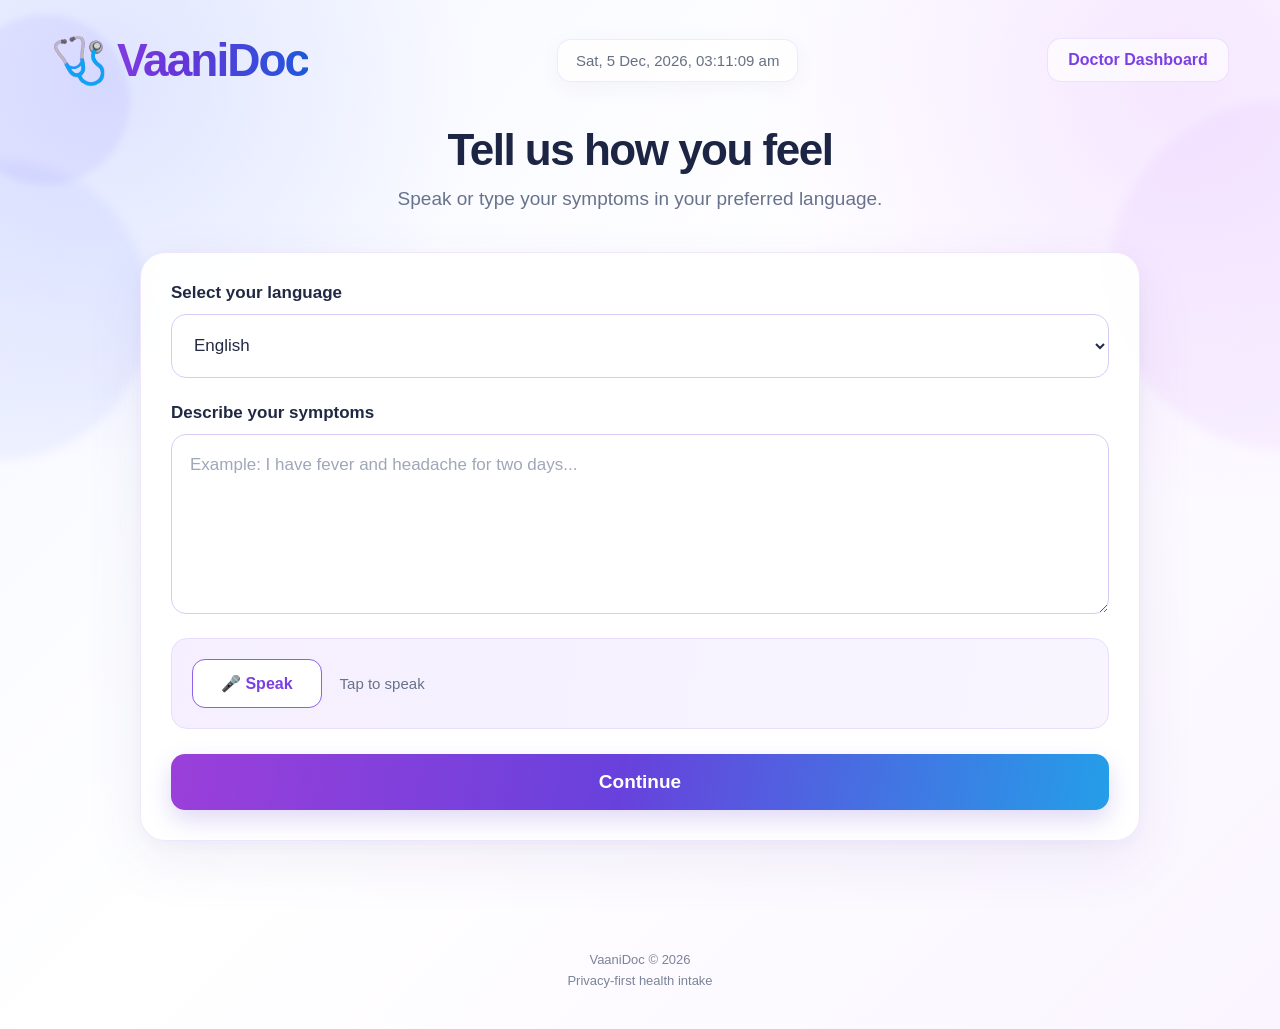
<file: frontend/index.html>
<!DOCTYPE html>
<html lang="en">

<head>
    <meta charset="UTF-8">
    <meta name="viewport" content="width=device-width, initial-scale=1.0">

    <title>VaaniDoc - Patient Intake</title>

    <link rel="stylesheet" href="style.css">
</head>

<body>

    <header class="navbar">

        <div class="logo">
            🩺 VaaniDoc
        </div>

        <div id="clockDisplay" class="clock-display">--</div>

        <a href="doctor.html" class="doctor-link">
            Doctor Dashboard
        </a>

    </header>


    <main class="patient-container">

        <section class="welcome-section">

            <h1>Tell us how you feel</h1>

            <p>
                Speak or type your symptoms in your preferred language.
            </p>

        </section>


        <section class="intake-card">

            <label for="language">
                Select your language
            </label>

            <select id="language">

                <option value="English">English</option>
                <option value="Hindi">हिन्दी(Hindi)</option>
                <option value="Gujarati">ગુજરાતી(Gujarati)</option>
                <option value="Marathi">मराठी(Marathi)</option>
                <option value="Bengali">বাংলা(Bengali)</option>
                <option value="Tamil">தமிழ்(Tamil)</option>
                <option value="Telugu">తెలుగు(Telugu)</option>
                <option value="Kannada">ಕನ್ನಡ(Kannada)</option>
                <option value="Malayalam">മലയാളം(Malayalam)</option>
                <option value="Punjabi">ਪੰਜਾਬੀ(Punjabi)</option>

            </select>


            <label for="symptoms">
                Describe your symptoms
            </label>

            <textarea
                id="symptoms"
                placeholder="Example: I have fever and headache for two days..."
            ></textarea>


            <div class="voice-section">

                <button id="voiceButton" class="voice-button">
                    🎤 Speak
                </button>

                <span id="voiceStatus">
                    Tap to speak
                </span>

            </div>


            <button id="submitButton" class="submit-button">
                Continue
            </button>

        </section>

        <p id="statusBanner" class="status-banner hidden"></p>


        <section id="resultSection" class="result-section hidden">

            <h2>Preliminary Intake</h2>

            <div class="result-card">

                <div class="result-row">
                    <span>Session ID</span>
                    <strong id="sessionIdDisplay">-</strong>
                </div>

                <div class="result-row">
                    <span>Language</span>
                    <strong id="resultLanguage">-</strong>
                </div>

                <div class="result-row">
                    <span>Symptoms</span>
                    <strong id="resultSymptoms">-</strong>
                </div>

                <div class="result-row">
                    <span>Duration</span>
                    <strong id="resultDuration">-</strong>
                </div>

                <div class="result-row">
                    <span>Category</span>
                    <strong id="resultCategory">-</strong>
                </div>


                <div class="summary-box">
                    <span>AI Clinical Summary</span>
                    <p id="resultSummary">-</p>
                </div>

            </div>


            <p class="disclaimer">
                This system provides intake assistance only.
                It does not provide a medical diagnosis.
                Please consult a qualified healthcare professional.
            </p>

        </section>

    </main>


    <footer>

        <p>
            VaaniDoc © 2026
        </p>

        <p>
            Privacy-first health intake
        </p>

    </footer>


    <script src="script.js"></script>

</body>

</html>
</file>
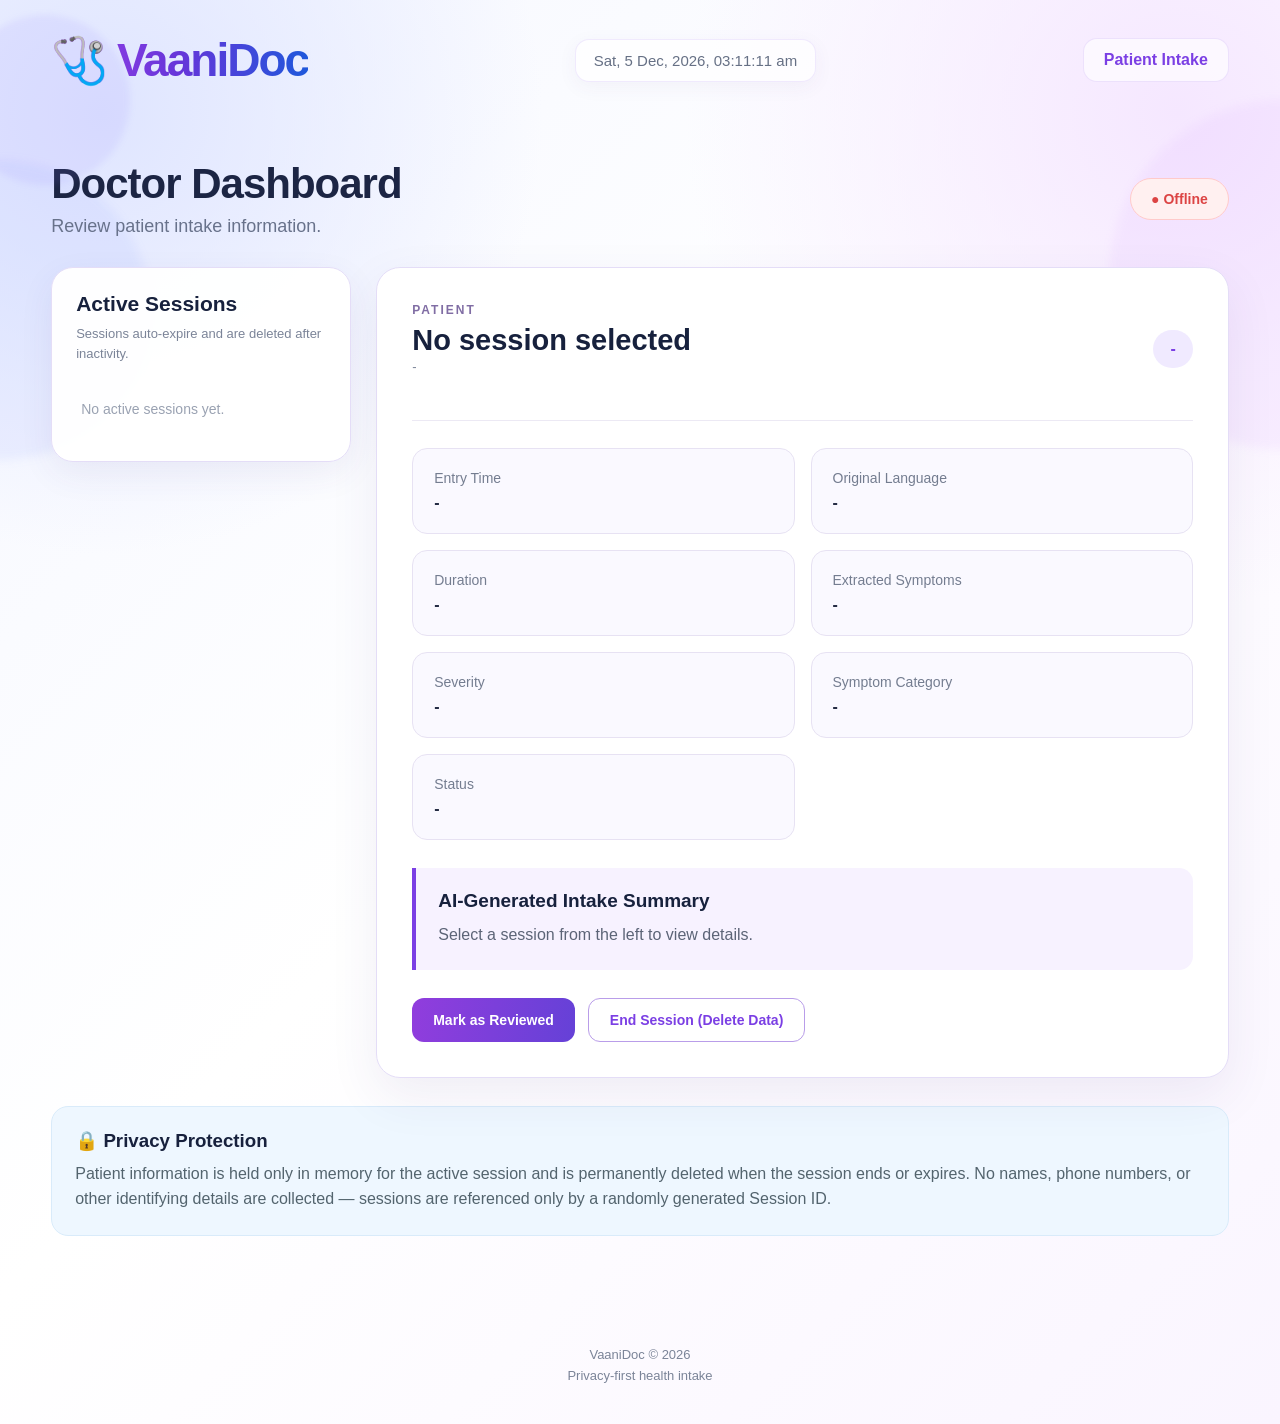
<file: frontend/doctor.html>
<!DOCTYPE html>
<html lang="en">

<head>

    <meta charset="UTF-8">

    <meta name="viewport" content="width=device-width, initial-scale=1.0">

    <title>VaaniDoc - Doctor Dashboard</title>

    <link rel="stylesheet" href="style.css">

</head>


<body>

    <header class="navbar">

        <div class="logo">
            🩺 VaaniDoc
        </div>

        <div id="clockDisplay" class="clock-display">--</div>

        <a href="index.html" class="doctor-link">
            Patient Intake
        </a>

    </header>


    <main class="dashboard-container">

        <section class="dashboard-header">

            <div>

                <h1>Doctor Dashboard</h1>

                <p>
                    Review patient intake information.
                </p>

            </div>

            <div class="status" id="liveStatus">
                ● Live
            </div>

        </section>

        <section class="dashboard-layout">

            <aside class="session-list-panel">

                <h3>Active Sessions</h3>
                <p class="small-note">Sessions auto-expire and are deleted after inactivity.</p>

                <div id="sessionList" class="session-list">
                    <p class="empty-state">No active sessions yet.</p>
                </div>

            </aside>

            <section class="patient-card" id="patientCard">

                <div class="patient-header">

                    <div>

                        <p class="small-title">
                            PATIENT
                        </p>

                        <h2 id="patientId">
                            No session selected
                        </h2>

                        <p class="small-note" id="sessionTiming">-</p>

                    </div>

                    <div class="language-badge" id="languageBadge">
                        -
                    </div>

                </div>


                <div class="information-grid">

                    <div class="information-box">

                        <span>Entry Time</span>

                        <strong id="infoEntryTime">-</strong>

                    </div>


                    <div class="information-box">

                        <span>Original Language</span>

                        <strong id="infoLanguage">-</strong>

                    </div>


                    <div class="information-box">

                        <span>Duration</span>

                        <strong id="infoDuration">-</strong>

                    </div>


                    <div class="information-box">

                        <span>Extracted Symptoms</span>

                        <strong id="infoSymptoms">-</strong>

                    </div>


                    <div class="information-box">

                        <span>Severity</span>

                        <strong id="infoSeverity">-</strong>

                    </div>


                    <div class="information-box">

                        <span>Symptom Category</span>

                        <strong id="infoCategory">-</strong>

                    </div>


                    <div class="information-box">

                        <span>Status</span>

                        <strong id="infoStatus">-</strong>

                    </div>

                </div>


                <div class="summary-section">

                    <h3>
                        AI-Generated Intake Summary
                    </h3>

                    <p id="infoSummary">
                        Select a session from the left to view details.
                    </p>

                </div>


                <div class="doctor-actions">

                    <button class="primary-action" id="reviewButton" disabled>
                        Mark as Reviewed
                    </button>

                    <button class="secondary-action" id="endSessionButton" disabled>
                        End Session (Delete Data)
                    </button>

                </div>

            </section>

        </section>


        <section class="privacy-card">

            <h3>
                🔒 Privacy Protection
            </h3>

            <p>
                Patient information is held only in memory for the active
                session and is permanently deleted when the session ends or
                expires. No names, phone numbers, or other identifying
                details are collected — sessions are referenced only by a
                randomly generated Session ID.
            </p>

        </section>

    </main>


    <footer>

        <p>
            VaaniDoc © 2026
        </p>

        <p>
            Privacy-first health intake
        </p>

    </footer>

    <script src="doctor.js"></script>

</body>

</html>
</file>
<file: frontend/style.css>
/* =========================================================
   VAANIDOC - NEW UI
   CSS ONLY
   Existing HTML / JS / Backend remains unchanged
   ========================================================= */

* {
    margin: 0;
    padding: 0;
    box-sizing: border-box;
}

:root {
    --purple: #7b3fe4;
    --purple-dark: #6330c7;
    --purple-light: #f1e9ff;
    --blue: #2196f3;
    --blue-light: #eaf5ff;

    --text: #17213d;
    --text-light: #667085;
    --border: #e4ddf7;

    --white: #ffffff;
    --background: #f8f7ff;

    --green: #20a66a;
    --red: #ff5b5b;
    --orange: #f5a623;
}

/* =========================================================
   BODY
   ========================================================= */

body {
    font-family: Arial, Helvetica, sans-serif;
    min-height: 100vh;
    color: var(--text);

    background:
        radial-gradient(circle at 8% 8%, #dfe5ff 0, transparent 25%),
        radial-gradient(circle at 92% 8%, #f5e7ff 0, transparent 28%),
        linear-gradient(135deg, #f5f7ff 0%, #ffffff 48%, #faf5ff 100%);

    overflow-x: hidden;
}

/* =========================================================
   NAVBAR / HEADER
   ========================================================= */

.navbar {
    height: 120px;
    width: 100%;

    display: flex;
    align-items: center;
    justify-content: space-between;

    padding: 0 4%;

    background: transparent;
    border: none;
    box-shadow: none;

    position: relative;
    z-index: 10;
}

/* Decorative background */
.navbar::before {
    content: "";
    position: absolute;
    left: -40px;
    top: 15px;

    width: 170px;
    height: 170px;

    background: rgba(137, 118, 255, 0.10);
    border-radius: 50%;

    filter: blur(3px);
    z-index: -1;
}

/* =========================================================
   LOGO
   ========================================================= */

.logo {
    font-size: 46px;
    font-weight: 800;

    letter-spacing: -2px;

    background: linear-gradient(
        90deg,
        #9d42e8,
        #6635d9,
        #1f58db
    );

    -webkit-background-clip: text;
    background-clip: text;
    color: transparent;

    line-height: 1;
}

.logo::first-letter {
    color: var(--purple);
}

/* =========================================================
   NAVIGATION LINKS
   ========================================================= */

.doctor-link {
    text-decoration: none;

    color: var(--purple);

    font-size: 16px;
    font-weight: 700;

    padding: 12px 20px;

    background: rgba(255, 255, 255, 0.65);

    border: 1px solid rgba(123, 63, 228, 0.12);

    border-radius: 14px;

    transition: 0.25s ease;
}

.doctor-link:hover {
    color: var(--purple-dark);

    background: white;

    transform: translateY(-2px);

    box-shadow: 0 8px 25px rgba(123, 63, 228, 0.12);
}

/* =========================================================
   CLOCK
   ========================================================= */

.clock-display {
    font-size: 15px;
    color: var(--text-light);

    background: rgba(255, 255, 255, 0.7);

    padding: 12px 18px;

    border-radius: 14px;

    border: 1px solid rgba(123, 63, 228, 0.10);

    font-variant-numeric: tabular-nums;

    box-shadow: 0 5px 20px rgba(70, 60, 120, 0.05);
}

/* =========================================================
   PATIENT PAGE
   ========================================================= */

.patient-container {
    width: 94%;
    max-width: 1000px;

    margin: 5px auto 70px;
}

/* =========================================================
   WELCOME SECTION
   ========================================================= */

.welcome-section {
    text-align: center;

    margin-bottom: 38px;

    position: relative;
}

.welcome-section h1 {
    font-size: 44px;
    font-weight: 800;

    color: #1c2544;

    letter-spacing: -1.5px;

    margin-bottom: 10px;
}

.welcome-section p {
    color: #68728b;

    font-size: 19px;

    line-height: 1.5;
}

/* =========================================================
   MAIN INTAKE CARD
   ========================================================= */

.intake-card {
    background: rgba(255, 255, 255, 0.94);

    padding: 30px;

    border-radius: 25px;

    border: 1px solid rgba(123, 63, 228, 0.12);

    box-shadow:
        0 20px 60px rgba(75, 55, 150, 0.08),
        0 5px 20px rgba(75, 55, 150, 0.04);

    backdrop-filter: blur(12px);
}

/* =========================================================
   LABELS
   ========================================================= */

.intake-card label {
    display: block;

    font-size: 17px;
    font-weight: 700;

    color: #202943;

    margin-bottom: 11px;
    margin-top: 25px;
}

.intake-card label:first-child {
    margin-top: 0;
}

/* =========================================================
   INPUTS
   ========================================================= */

select,
textarea {
    width: 100%;

    border: 1.5px solid #d8ccf6;

    border-radius: 15px;

    padding: 16px 18px;

    font-family: inherit;

    font-size: 17px;

    color: #252b42;

    background: #ffffff;

    outline: none;

    transition: all 0.25s ease;
}

select {
    height: 64px;

    cursor: pointer;
}

textarea {
    height: 180px;

    resize: vertical;

    line-height: 1.6;

    font-size: 17px;
}

textarea::placeholder {
    color: #a0a7b8;
}

select:hover,
textarea:hover {
    border-color: #aa8ae8;
}

select:focus,
textarea:focus {
    border-color: var(--purple);

    box-shadow:
        0 0 0 4px rgba(123, 63, 228, 0.08);
}

/* =========================================================
   VOICE SECTION
   ========================================================= */

.voice-section {
    display: flex;

    align-items: center;

    gap: 18px;

    margin-top: 20px;

    padding: 20px;

    border-radius: 16px;

    background:
        linear-gradient(
            100deg,
            #f5efff,
            #f8f5ff
        );

    border: 1px solid #e8dcff;
}

/* =========================================================
   VOICE BUTTON
   ========================================================= */

.voice-button {
    border: 1px solid #8c60e8;

    padding: 14px 28px;

    border-radius: 13px;

    cursor: pointer;

    background: white;

    color: var(--purple);

    font-size: 16px;

    font-weight: 700;

    transition: all 0.25s ease;
}

.voice-button:hover {
    background: #f4edff;

    transform: translateY(-2px);

    box-shadow: 0 8px 20px rgba(123, 63, 228, 0.12);
}

.voice-button:disabled {
    opacity: 0.6;

    cursor: not-allowed;

    transform: none;
}

#voiceStatus {
    color: #68728b;

    font-size: 15px;
}

/* =========================================================
   SUBMIT / CONTINUE BUTTON
   ========================================================= */

.submit-button {
    width: 100%;

    margin-top: 25px;

    border: none;

    padding: 17px 20px;

    border-radius: 14px;

    background:
        linear-gradient(
            100deg,
            #9b3fda 0%,
            #6841dc 48%,
            #249ee8 100%
        );

    color: white;

    font-size: 19px;

    font-weight: 700;

    cursor: pointer;

    box-shadow:
        0 10px 25px rgba(101, 67, 205, 0.20);

    transition: all 0.25s ease;
}

.submit-button:hover {
    transform: translateY(-2px);

    box-shadow:
        0 15px 30px rgba(101, 67, 205, 0.28);
}

.submit-button:active {
    transform: translateY(0);
}

.submit-button:disabled {
    opacity: 0.7;

    cursor: not-allowed;

    transform: none;
}

/* =========================================================
   STATUS BANNER
   ========================================================= */

.status-banner {
    margin-top: 18px;

    padding: 14px 18px;

    border-radius: 13px;

    background: #f0eaff;

    color: var(--purple);

    font-size: 15px;

    text-align: center;

    border: 1px solid #dfd1ff;
}

.status-banner.status-error {
    background: #fff0f0;

    color: #d93636;

    border-color: #ffd2d2;
}

/* =========================================================
   RESULT SECTION
   ========================================================= */

.result-section {
    margin-top: 30px;

    padding: 25px;

    background:
        linear-gradient(
            135deg,
            #f1fbf7,
            #f8fffc
        );

    border-radius: 22px;

    border: 1px solid #dcefe7;
}

/* =========================================================
   RESULT HEADING
   ========================================================= */

.result-section h2 {
    font-size: 22px;

    margin-bottom: 18px;

    color: #158653;
}

/* =========================================================
   RESULT CARD
   ========================================================= */

.result-card {
    background: white;

    border-radius: 18px;

    padding: 20px;

    box-shadow:
        0 10px 35px rgba(50, 100, 80, 0.06);

    border: 1px solid #e4eee9;
}

/* =========================================================
   RESULT ROW
   ========================================================= */

.result-row {
    display: flex;

    justify-content: space-between;

    align-items: center;

    gap: 20px;

    padding: 16px 0;

    border-bottom: 1px dashed #e0e5e8;

    font-size: 15px;
}

.result-row:last-child {
    border-bottom: none;
}

.result-row span {
    color: #5f687b;
}

.result-row strong {
    color: #273047;

    text-align: right;
}

/* =========================================================
   SUMMARY
   ========================================================= */

.summary-box {
    margin-top: 18px;

    padding: 18px;

    background: #f5f0ff;

    border-radius: 14px;

    border-left: 4px solid var(--purple);
}

.summary-box span {
    display: block;

    font-size: 12px;

    color: #7b6d9c;

    text-transform: uppercase;

    letter-spacing: 1px;

    margin-bottom: 7px;
}

.summary-box p {
    font-size: 15px;

    line-height: 1.6;

    color: #31374d;
}

/* =========================================================
   HIDDEN
   ========================================================= */

.hidden {
    display: none;
}

/* =========================================================
   FOOTER
   ========================================================= */

footer {
    text-align: center;

    padding: 35px 20px;

    color: #7b8498;

    font-size: 13px;
}

footer p {
    margin: 6px;
}

/* =========================================================
   DOCTOR DASHBOARD
   ========================================================= */

.dashboard-container {
    width: 92%;

    max-width: 1400px;

    margin: 40px auto 70px;
}

/* =========================================================
   DASHBOARD HEADER
   ========================================================= */

.dashboard-header {
    display: flex;

    justify-content: space-between;

    align-items: center;

    margin-bottom: 30px;
}

.dashboard-header h1 {
    font-size: 42px;

    color: #1c2544;

    letter-spacing: -1px;
}

.dashboard-header p {
    color: #68728b;

    font-size: 18px;

    margin-top: 8px;
}

/* =========================================================
   STATUS
   ========================================================= */

.status {
    background: #e9f9f1;

    color: #158653;

    padding: 12px 20px;

    border-radius: 30px;

    font-size: 14px;

    font-weight: 700;

    border: 1px solid #cceedd;
}

.status.status-offline {
    background: #fff0f0;

    color: #dc4444;

    border-color: #ffcaca;
}

/* =========================================================
   DASHBOARD LAYOUT
   ========================================================= */

.dashboard-layout {
    display: grid;

    grid-template-columns: 300px 1fr;

    gap: 25px;

    align-items: start;
}

/* =========================================================
   SESSION PANEL
   ========================================================= */

.session-list-panel {
    background: rgba(255, 255, 255, 0.95);

    border-radius: 22px;

    padding: 24px;

    border: 1px solid #e4ddf7;

    box-shadow:
        0 12px 35px rgba(70, 50, 130, 0.07);

    position: sticky;

    top: 20px;
}

.session-list-panel h3 {
    font-size: 21px;

    margin-bottom: 8px;
}

.small-note {
    font-size: 13px;

    color: #7b8498;

    margin-bottom: 18px;

    line-height: 1.5;
}

.session-list {
    display: flex;

    flex-direction: column;

    gap: 10px;

    max-height: 65vh;

    overflow-y: auto;
}

.empty-state {
    font-size: 14px;

    color: #9aa2b2;

    padding: 20px 5px;
}

/* =========================================================
   SESSION ITEM
   ========================================================= */

.session-item {
    text-align: left;

    background: #faf9ff;

    border: 1px solid #e6e0f5;

    border-radius: 13px;

    padding: 13px;

    cursor: pointer;

    font-family: inherit;

    transition: all 0.2s ease;
}

.session-item:hover {
    border-color: #9670e8;

    transform: translateY(-2px);

    box-shadow: 0 6px 18px rgba(123, 63, 228, 0.08);
}

.session-item-active {
    border-color: var(--purple);

    background: #f0eaff;
}

.session-item-top {
    display: flex;

    justify-content: space-between;

    align-items: center;

    margin-bottom: 6px;

    font-size: 14px;
}

.session-item-bottom {
    display: flex;

    justify-content: space-between;

    font-size: 12px;

    color: #6d7588;
}

.session-item-time {
    font-size: 11px;

    color: #9aa1b0;

    margin-top: 7px;
}

/* =========================================================
   PATIENT CARD
   ========================================================= */

.patient-card {
    background: white;

    border-radius: 24px;

    padding: 35px;

    box-shadow:
        0 18px 50px rgba(70, 50, 130, 0.08);

    border: 1px solid #e4ddf7;
}

/* =========================================================
   PATIENT HEADER
   ========================================================= */

.patient-header {
    display: flex;

    justify-content: space-between;

    align-items: center;

    padding-bottom: 25px;

    border-bottom: 1px solid #ece9f4;
}

.small-title {
    color: #806da4;

    font-size: 12px;

    font-weight: 800;

    letter-spacing: 2px;
}

.patient-header h2 {
    margin-top: 7px;

    font-size: 29px;
}

.language-badge {
    background: #f0eaff;

    color: var(--purple);

    padding: 10px 17px;

    border-radius: 25px;

    font-weight: 700;
}

/* =========================================================
   INFORMATION
   ========================================================= */

.information-grid {
    display: grid;

    grid-template-columns: repeat(2, 1fr);

    gap: 16px;

    margin-top: 27px;
}

.information-box {
    background: #faf9ff;

    padding: 21px;

    border-radius: 15px;

    border: 1px solid #e7e2f3;
}

.information-box span {
    display: block;

    color: #747d90;

    font-size: 14px;

    margin-bottom: 8px;
}

.information-box strong {
    font-size: 16px;

    color: #242c43;
}

/* =========================================================
   SUMMARY
   ========================================================= */

.summary-section {
    margin-top: 28px;

    padding: 22px;

    border-left: 4px solid var(--purple);

    background: #f7f2ff;

    border-radius: 0 14px 14px 0;
}

.summary-section h3 {
    margin-bottom: 9px;

    font-size: 19px;
}

.summary-section p {
    line-height: 1.7;

    color: #5c6477;
}

/* =========================================================
   ACTIONS
   ========================================================= */

.doctor-actions {
    display: flex;

    gap: 13px;

    margin-top: 28px;
}

.primary-action,
.secondary-action {
    padding: 13px 21px;

    border-radius: 12px;

    cursor: pointer;

    font-weight: 700;

    font-size: 14px;

    transition: 0.2s ease;
}

.primary-action {
    background:
        linear-gradient(
            100deg,
            #913ddd,
            #6541d7
        );

    color: white;

    border: none;
}

.primary-action:hover {
    transform: translateY(-2px);

    box-shadow:
        0 8px 20px rgba(101, 65, 215, 0.20);
}

.secondary-action {
    background: white;

    color: var(--purple);

    border: 1px solid #b99de9;
}

.secondary-action:hover {
    background: #f5efff;
}

/* =========================================================
   PRIVACY
   ========================================================= */

.privacy-card {
    margin-top: 28px;

    padding: 23px;

    background: #eef7ff;

    border-radius: 17px;

    border: 1px solid #d9ebfa;
}

.privacy-card h3 {
    margin-bottom: 9px;
}

.privacy-card p {
    color: #53646e;

    line-height: 1.6;
}

/* =========================================================
   SCROLLBAR
   ========================================================= */

::-webkit-scrollbar {
    width: 7px;
}

::-webkit-scrollbar-track {
    background: #f4f2fa;
}

::-webkit-scrollbar-thumb {
    background: #c5b5e8;

    border-radius: 10px;
}

::-webkit-scrollbar-thumb:hover {
    background: var(--purple);
}

/* =========================================================
   DECORATIVE BACKGROUND
   ========================================================= */

body::before {
    content: "";

    position: fixed;

    width: 300px;
    height: 300px;

    left: -150px;
    top: 160px;

    border-radius: 50%;

    background: rgba(106, 130, 255, 0.08);

    filter: blur(5px);

    pointer-events: none;

    z-index: -1;
}

body::after {
    content: "";

    position: fixed;

    width: 350px;
    height: 350px;

    right: -180px;
    top: 100px;

    border-radius: 50%;

    background: rgba(205, 132, 255, 0.08);

    filter: blur(5px);

    pointer-events: none;

    z-index: -1;
}

/* =========================================================
   MOBILE - 900px
   ========================================================= */

@media (max-width: 900px) {

    .navbar {
        height: 90px;

        padding: 0 5%;
    }

    .logo {
        font-size: 32px;
    }

    .clock-display {
        display: none;
    }

    .doctor-link {
        font-size: 14px;

        padding: 9px 14px;
    }

    .welcome-section h1 {
        font-size: 38px;
    }

    .welcome-section p {
        font-size: 17px;
    }

    .intake-card {
        padding: 25px;
    }

    .dashboard-layout {
        grid-template-columns: 1fr;
    }

    .session-list-panel {
        position: static;
    }

    .dashboard-header h1 {
        font-size: 35px;
    }

    .dashboard-header {
        gap: 18px;
    }
}

/* =========================================================
   MOBILE - 600px
   ========================================================= */

@media (max-width: 600px) {

    body {
        background:
            radial-gradient(
                circle at 50% 0%,
                #eeeaff,
                transparent 35%
            ),
            #fafaff;
    }

    .navbar {
        height: 75px;

        padding: 0 5%;
    }

    .logo {
        font-size: 26px;
    }

    .doctor-link {
        font-size: 12px;

        padding: 8px 12px;
    }

    .patient-container {
        width: 94%;

        margin: 25px auto 40px;
    }

    .welcome-section {
        margin-bottom: 25px;
    }

    .welcome-section h1 {
        font-size: 31px;

        letter-spacing: -1px;
    }

    .welcome-section p {
        font-size: 15px;
    }

    .intake-card {
        padding: 20px 16px;

        border-radius: 20px;
    }

    .intake-card label {
        font-size: 16px;
    }

    select,
    textarea {
        font-size: 15px;
    }

    select {
        height: 58px;
    }

    textarea {
        height: 160px;
    }

    .voice-section {
        align-items: flex-start;

        flex-direction: column;

        gap: 12px;

        padding: 16px;
    }

    .voice-button {
        width: 100%;
    }

    .submit-button {
        font-size: 17px;

        padding: 15px;
    }

    .result-section {
        padding: 18px;
    }

    .result-row {
        align-items: flex-start;

        flex-direction: column;

        gap: 6px;
    }

    .result-row strong {
        text-align: left;
    }

    .dashboard-container {
        width: 94%;

        margin: 25px auto;
    }

    .dashboard-header {
        flex-direction: column;

        align-items: flex-start;
    }

    .dashboard-header h1 {
        font-size: 29px;
    }

    .dashboard-header p {
        font-size: 15px;
    }

    .patient-card {
        padding: 22px 17px;

        border-radius: 20px;
    }

    .patient-header {
        align-items: flex-start;

        gap: 13px;
    }

    .patient-header h2 {
        font-size: 22px;
    }

    .information-grid {
        grid-template-columns: 1fr;
    }

    .doctor-actions {
        flex-direction: column;
    }

    .primary-action,
    .secondary-action {
        width: 100%;
    }

    footer {
        padding: 25px 15px;
    }
}
</file>
